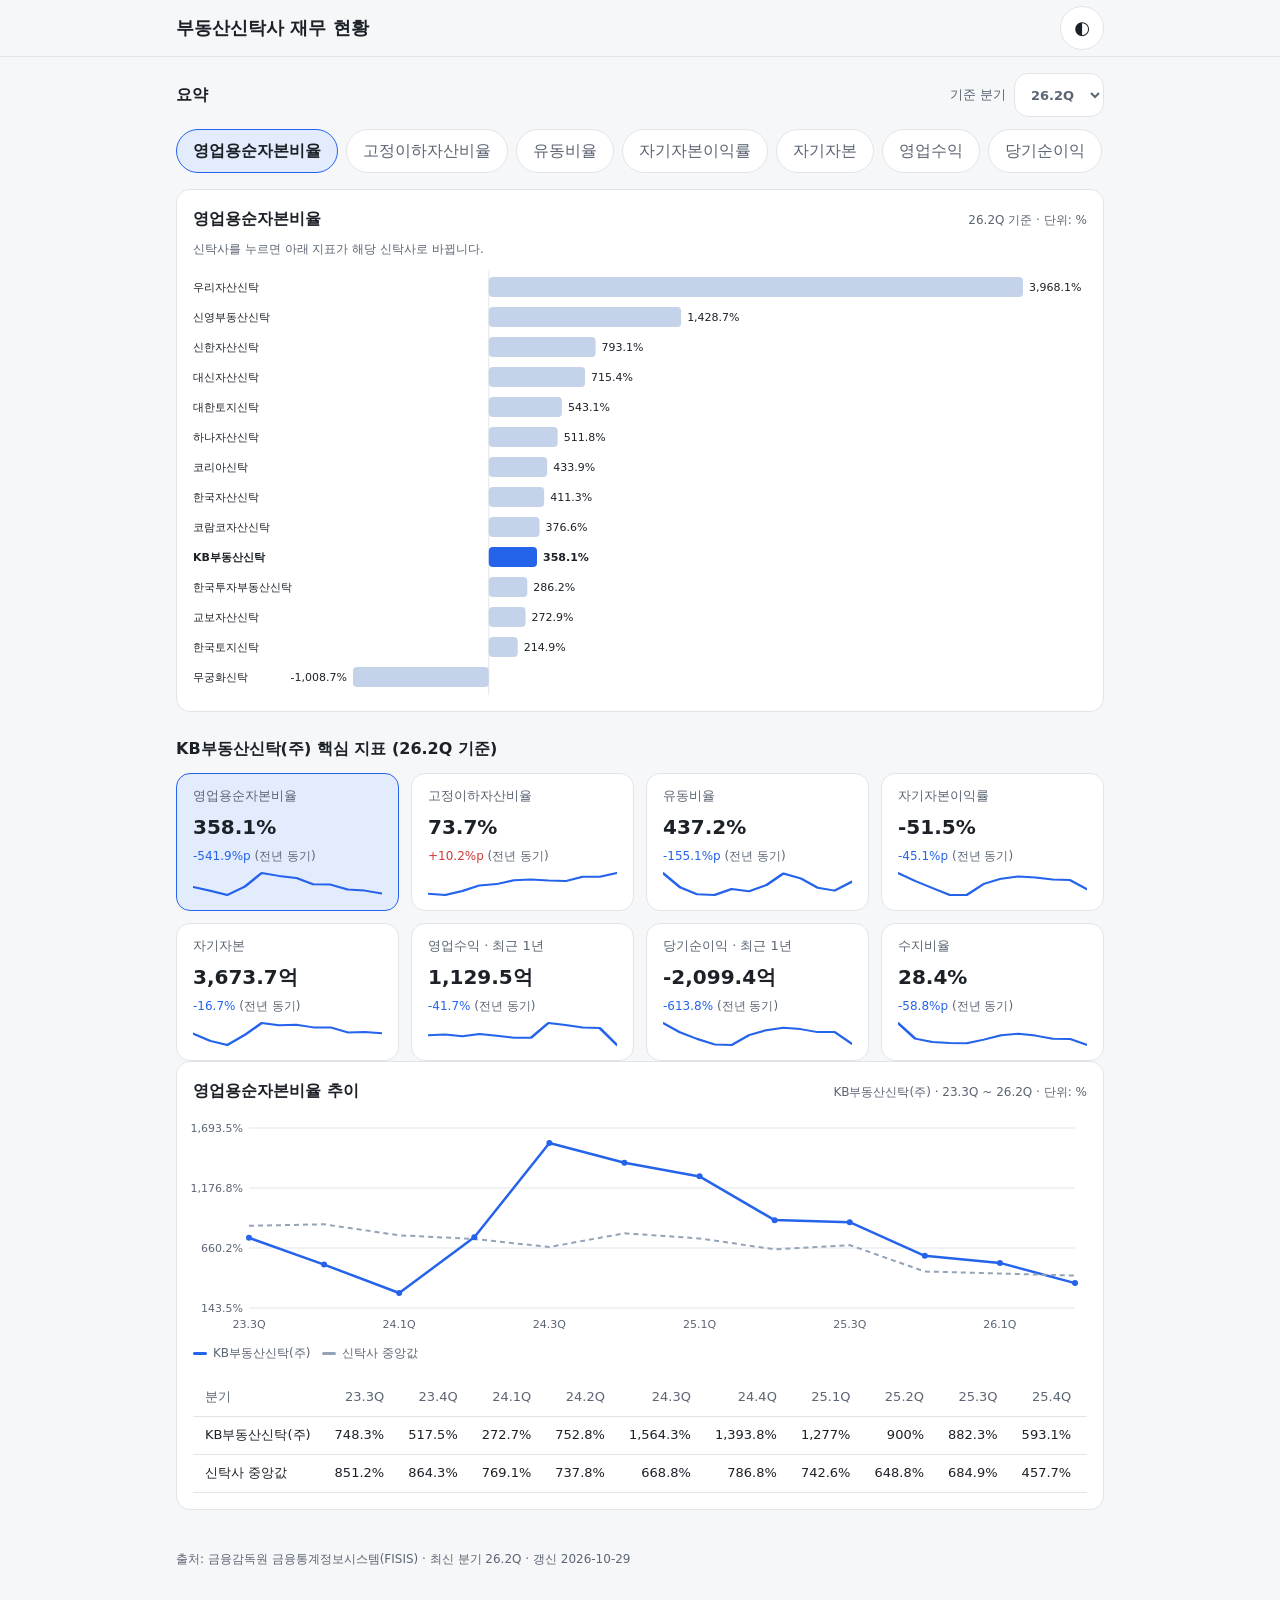
<file: index.html>
<!doctype html>
<html lang="ko">
<head>
  <meta charset="utf-8">
  <meta name="viewport" content="width=device-width, initial-scale=1, viewport-fit=cover">
  <title>부동산신탁사 재무지표</title>
  <meta name="description" content="금융감독원 FISIS 기반 부동산신탁사 최근 12분기 재무 지표">
  <meta name="theme-color" content="#f6f7f9" media="(prefers-color-scheme: light)">
  <meta name="theme-color" content="#14171c" media="(prefers-color-scheme: dark)">
  <link rel="manifest" href="manifest.webmanifest">
  <link rel="icon" href="icons/icon.svg" type="image/svg+xml">
  <link rel="apple-touch-icon" href="icons/apple-touch-icon.png">
  <meta name="apple-mobile-web-app-capable" content="yes">
  <meta name="mobile-web-app-capable" content="yes">
  <meta name="apple-mobile-web-app-title" content="신탁지표">
  <script>
    // FOUC 방지: CSS보다 먼저 테마 적용
    (function () {
      var theme = null;
      try { theme = localStorage.getItem('theme'); } catch (e) {}
      if (!theme) theme = matchMedia('(prefers-color-scheme: dark)').matches ? 'dark' : 'light';
      document.documentElement.dataset.theme = theme;
    })();
  </script>
  <link rel="stylesheet" href="css/base.css">
  <link rel="stylesheet" href="css/app.css">
</head>
<body>
  <header class="site-header">
    <div class="container header-inner">
      <h1 class="site-title">부동산신탁사 재무 현황</h1>
      <button id="theme-toggle" class="icon-btn" type="button" aria-label="다크 모드 전환">◐</button>
    </div>
  </header>
  <main class="container" id="app">
    <p class="muted">불러오는 중…</p>
  </main>
  <footer class="container site-footer">
    <p id="source-note" class="muted"></p>
  </footer>
  <script type="module" src="js/main.js"></script>
</body>
</html>
</file>
<file: css/base.css>
:root {
  --bg: #f6f7f9;
  --surface: #ffffff;
  --text: #1c2128;
  --text-muted: #5b6573;
  --border: #e1e5ea;
  --accent: #2563eb;
  --accent-soft: #e3ecfd;
  --up: #d03a3a;
  --down: #2563eb;
  --series-1: #2563eb;
  --series-2: #94a3b8;
  --bar: #c5d3ea;
  --bar-active: #2563eb;
  --warn-bg: #fff4d6;
  --warn-text: #6b4a00;
  --radius: 14px;
  --space-1: 4px;
  --space-2: 8px;
  --space-3: 12px;
  --space-4: 16px;
  --space-5: 24px;
  --space-6: 40px;
  --font-body: "Pretendard", -apple-system, "Apple SD Gothic Neo", "Malgun Gothic", system-ui, sans-serif;
  --font-mono: ui-monospace, "SF Mono", Consolas, monospace;
  --tap: 44px;
  color-scheme: light;
}

[data-theme="dark"] {
  --bg: #14171c;
  --surface: #1d2128;
  --text: #e6e8eb;
  --text-muted: #a3acb8;
  --border: #2d333c;
  --accent: #6ea0ff;
  --accent-soft: #24324d;
  --up: #ff7b7b;
  --down: #7aa7ff;
  --series-1: #6ea0ff;
  --series-2: #7b8696;
  --bar: #35435c;
  --bar-active: #6ea0ff;
  --warn-bg: #3a3017;
  --warn-text: #f1d58b;
  color-scheme: dark;
}

*, *::before, *::after { box-sizing: border-box; }

html { -webkit-text-size-adjust: 100%; }

body {
  margin: 0;
  background: var(--bg);
  color: var(--text);
  font-family: var(--font-body);
  font-size: 1rem;
  line-height: 1.6;
  word-break: keep-all;
  overflow-wrap: break-word;
}

h1, h2, h3, p { margin: 0; }

button, select { font: inherit; color: inherit; }

:focus-visible { outline: 2px solid var(--accent); outline-offset: 2px; }

.muted { color: var(--text-muted); }

@media (prefers-reduced-motion: reduce) {
  * { transition: none !important; animation: none !important; }
}
</file>
<file: css/app.css>
.container {
  width: 100%;
  max-width: 960px;
  margin: 0 auto;
  padding: 0 max(var(--space-4), env(safe-area-inset-left));
}

.site-header {
  position: sticky;
  top: 0;
  z-index: 10;
  background: var(--bg);
  border-bottom: 1px solid var(--border);
  padding-top: env(safe-area-inset-top);
}

.header-inner {
  display: flex;
  align-items: center;
  justify-content: space-between;
  min-height: 56px;
}

.site-title { font-size: 1.125rem; font-weight: 700; }
.site-sub { margin-left: var(--space-2); font-size: 0.8125rem; font-weight: 400; color: var(--text-muted); }

.icon-btn {
  min-width: var(--tap);
  min-height: var(--tap);
  border: 1px solid var(--border);
  border-radius: 50%;
  background: var(--surface);
  cursor: pointer;
  font-size: 1.125rem;
}

#app { padding-top: var(--space-4); padding-bottom: var(--space-5); }

.banner {
  margin-bottom: var(--space-4);
  padding: var(--space-3) var(--space-4);
  border-radius: var(--radius);
  background: var(--warn-bg);
  color: var(--warn-text);
  font-size: 0.875rem;
}

.section-title { margin: var(--space-5) 0 var(--space-3); font-size: 1rem; font-weight: 700; }

.section-title-first { margin-top: 0; }

/* 최상단 행: 제목 + 기준 분기 선택 */
.top-row { display: flex; align-items: center; justify-content: space-between; gap: var(--space-3); margin-bottom: var(--space-3); }
.top-row .section-title { margin-bottom: 0; }
.quarter-picker { display: flex; align-items: center; gap: var(--space-2); font-size: 0.8125rem; color: var(--text-muted); }
.select {
  min-height: var(--tap);
  padding: 0 var(--space-3);
  border: 1px solid var(--border);
  border-radius: var(--radius);
  background: var(--surface);
  font-weight: 700;
}

/* 새 데이터 반영 알림 */
.toast {
  position: fixed;
  left: 50%;
  bottom: calc(var(--space-4) + env(safe-area-inset-bottom));
  z-index: 20;
  max-width: calc(100% - 2 * var(--space-4));
  padding: var(--space-3) var(--space-4);
  border-radius: var(--radius);
  background: var(--text);
  color: var(--bg);
  font-size: 0.875rem;
  transform: translateX(-50%);
}

/* 표에서 기준 분기 열 강조 */
th.col-active, td.col-active { background: var(--accent-soft); color: var(--text); font-weight: 700; }

/* 지표 탭: 모바일에서는 가로 스크롤 */
.tabs {
  position: relative; /* 탭의 offsetLeft 기준 */
  display: flex;
  gap: var(--space-2);
  margin-bottom: var(--space-3);
  padding-bottom: var(--space-1);
  overflow-x: auto;
  scrollbar-width: none;
}
.tabs::-webkit-scrollbar { display: none; }

.tab {
  flex: none;
  min-height: var(--tap);
  padding: 0 var(--space-4);
  border: 1px solid var(--border);
  border-radius: 999px;
  background: var(--surface);
  color: var(--text-muted);
  white-space: nowrap;
  cursor: pointer;
}
.tab[aria-selected="true"] { border-color: var(--accent); background: var(--accent-soft); color: var(--text); font-weight: 700; }

/* 순위 막대 행: 눌러서 신탁사 선택 */
.chart .bar-row { cursor: pointer; outline: none; }
.chart .bar-row:hover .hit { fill: var(--accent-soft); }
.chart .bar-row:focus-visible .hit { fill: var(--accent-soft); stroke: var(--accent); stroke-width: 2; }

.kpi-grid { display: grid; grid-template-columns: repeat(2, 1fr); gap: var(--space-3); }

.kpi {
  display: grid;
  gap: var(--space-1);
  min-height: var(--tap);
  padding: var(--space-3) var(--space-4);
  border: 1px solid var(--border);
  border-radius: var(--radius);
  background: var(--surface);
  text-align: left;
  cursor: pointer;
}
.kpi[aria-pressed="true"] { border-color: var(--accent); background: var(--accent-soft); }
.kpi-name { font-size: 0.8125rem; color: var(--text-muted); }
.kpi-value { font-size: 1.25rem; font-weight: 700; font-variant-numeric: tabular-nums; }
.kpi-delta { font-size: 0.75rem; font-variant-numeric: tabular-nums; color: var(--text-muted); }
.kpi-delta .up { color: var(--up); }
.kpi-delta .down { color: var(--down); }
.kpi svg { width: 100%; height: 28px; }

.card {
  padding: var(--space-4);
  border: 1px solid var(--border);
  border-radius: var(--radius);
  background: var(--surface);
}
.card + .card { margin-top: var(--space-3); }
.card-head { display: flex; flex-wrap: wrap; align-items: baseline; justify-content: space-between; gap: var(--space-2); margin-bottom: var(--space-3); }
.card-title { font-size: 1rem; font-weight: 700; }
.card-note { font-size: 0.75rem; color: var(--text-muted); }

.card-basis { margin: calc(-1 * var(--space-1)) 0 var(--space-3); }

.legend { display: flex; flex-wrap: wrap; gap: var(--space-3); margin-top: var(--space-2); font-size: 0.75rem; color: var(--text-muted); }
.legend i { display: inline-block; width: 14px; height: 3px; margin-right: 6px; vertical-align: middle; border-radius: 2px; }

.chart { width: 100%; }
.chart svg { display: block; width: 100%; height: auto; overflow: visible; }
.chart text { fill: var(--text-muted); font-size: 11px; font-family: var(--font-body); }
.chart .grid { stroke: var(--border); stroke-width: 1; }
.chart .line-main { fill: none; stroke: var(--series-1); stroke-width: 2.5; stroke-linejoin: round; stroke-linecap: round; }
.chart .line-ref { fill: none; stroke: var(--series-2); stroke-width: 2; stroke-dasharray: 5 4; }
.chart .dot { fill: var(--series-1); }
.chart .bar { fill: var(--bar); }
.chart .bar.active { fill: var(--bar-active); }
.chart .bar-label { fill: var(--text); }
.chart .bar-label.active { font-weight: 700; }
.chart .hit { fill: transparent; }
.chart .tip-bg { fill: var(--text); }
.chart .tip-text { fill: var(--bg); font-size: 11px; }

.table-wrap { overflow-x: auto; }
.card-table { margin-top: var(--space-4); }
table { width: 100%; border-collapse: collapse; font-size: 0.8125rem; font-variant-numeric: tabular-nums; }
th, td { padding: var(--space-2) var(--space-3); border-bottom: 1px solid var(--border); text-align: right; white-space: nowrap; }
th:first-child, td:first-child { text-align: left; position: sticky; left: 0; background: var(--surface); }
th { color: var(--text-muted); font-weight: 500; }

details > summary { min-height: var(--tap); display: flex; align-items: center; cursor: pointer; font-weight: 700; }

.site-footer { padding-top: var(--space-4); padding-bottom: calc(var(--space-6) + env(safe-area-inset-bottom)); font-size: 0.75rem; }

@media (min-width: 640px) {
  .kpi-grid { grid-template-columns: repeat(4, 1fr); }
}
</file>
